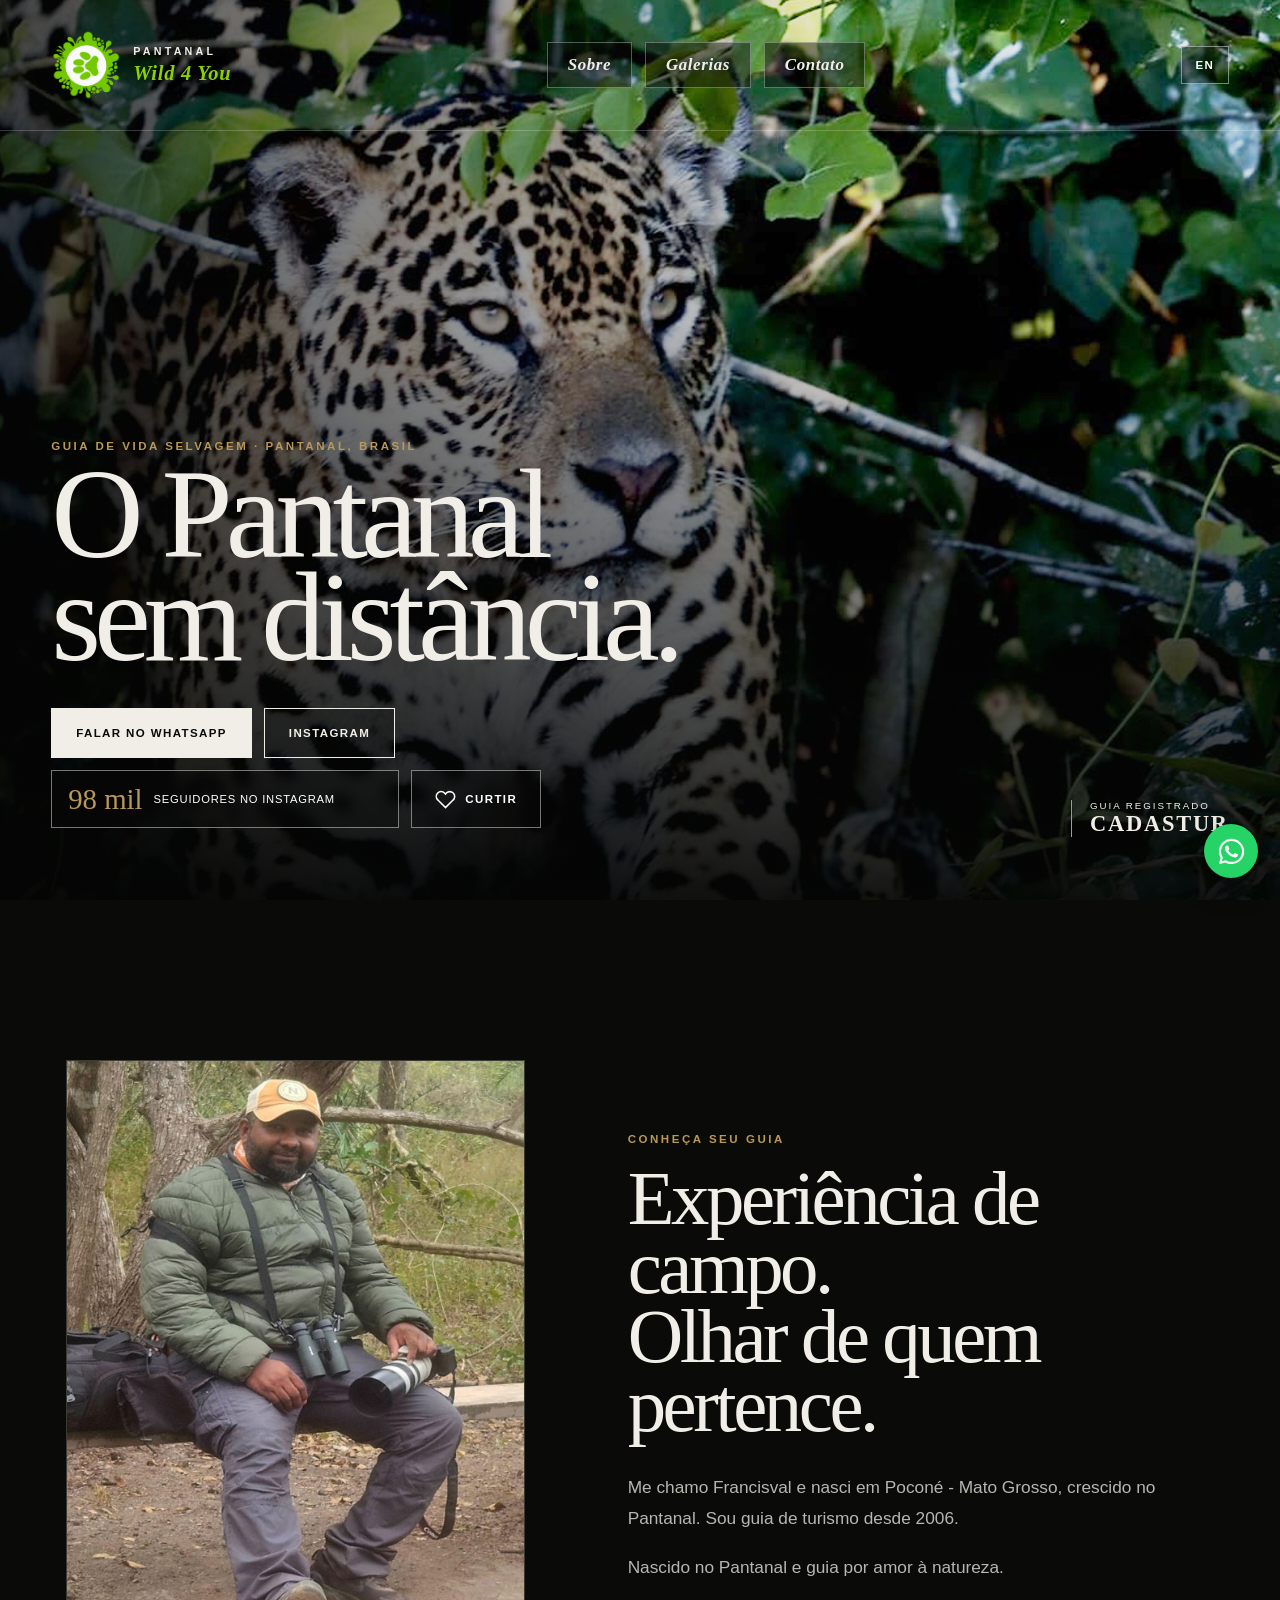
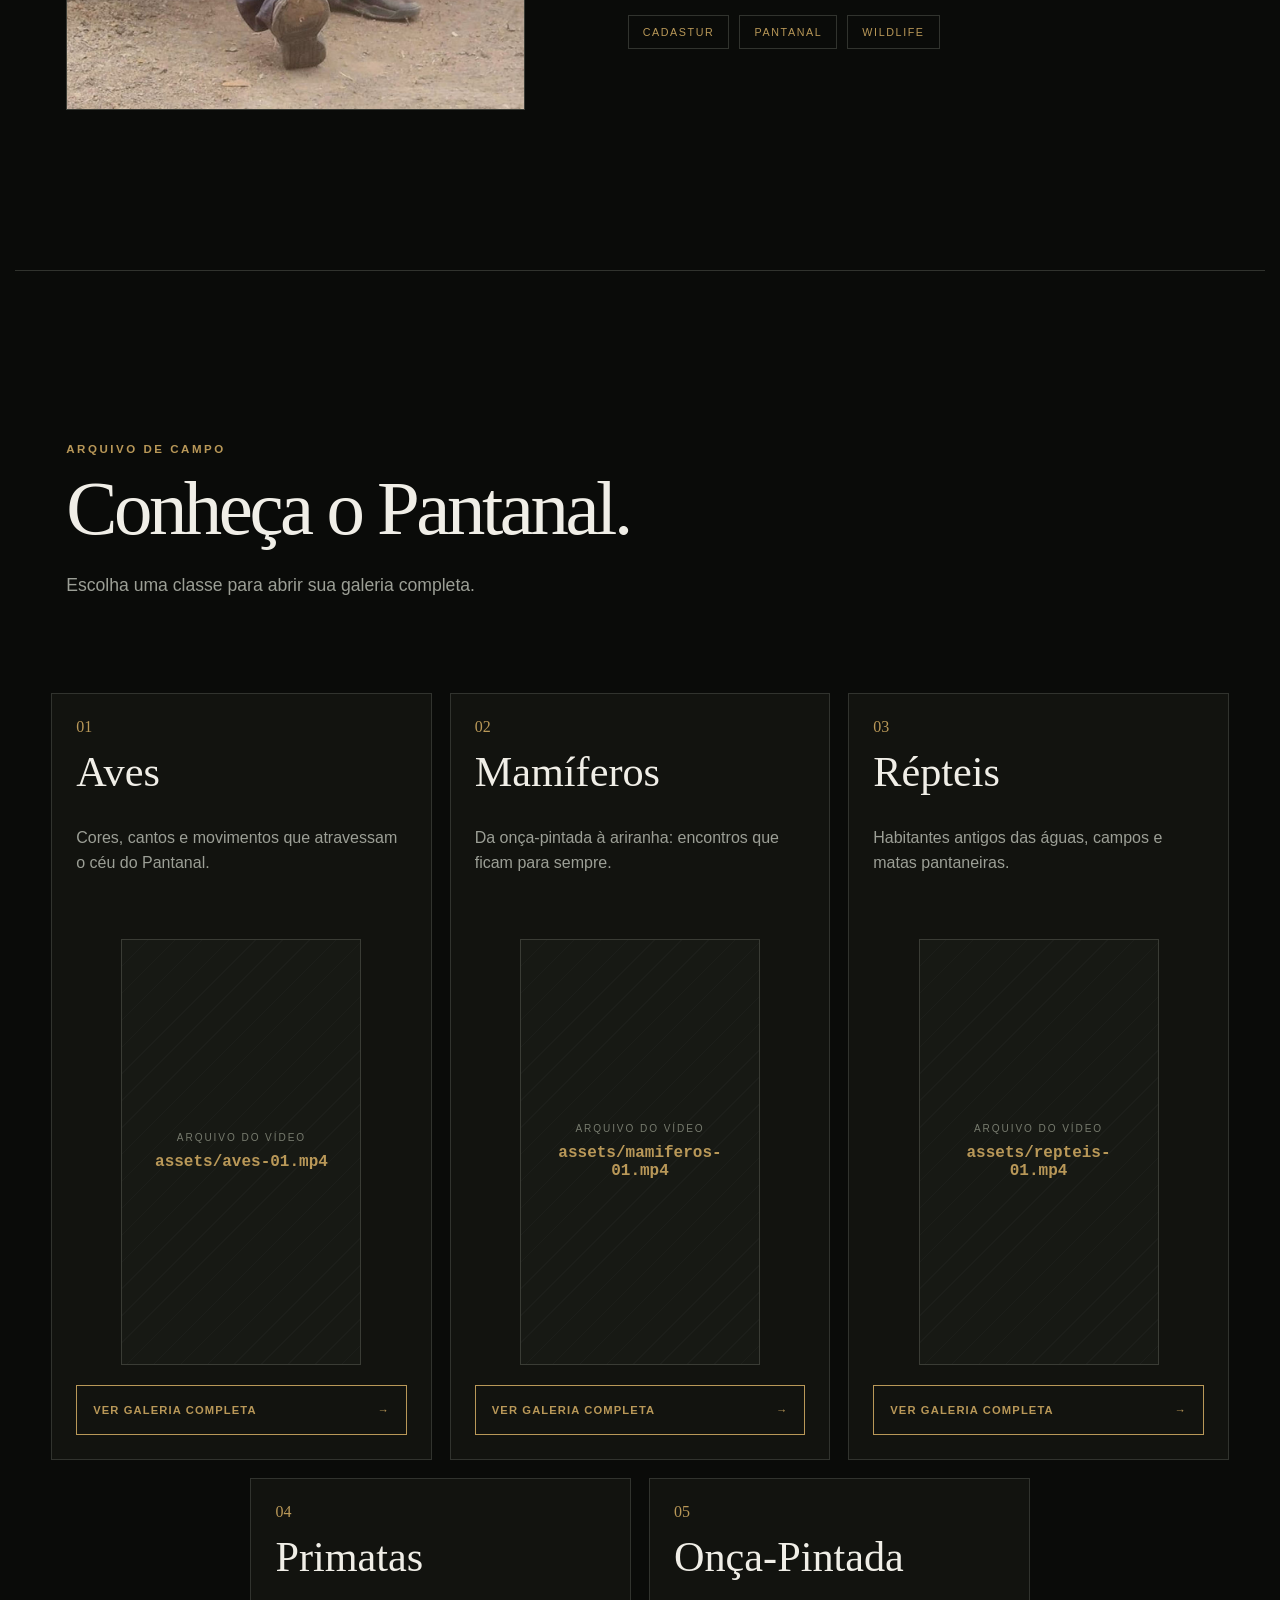
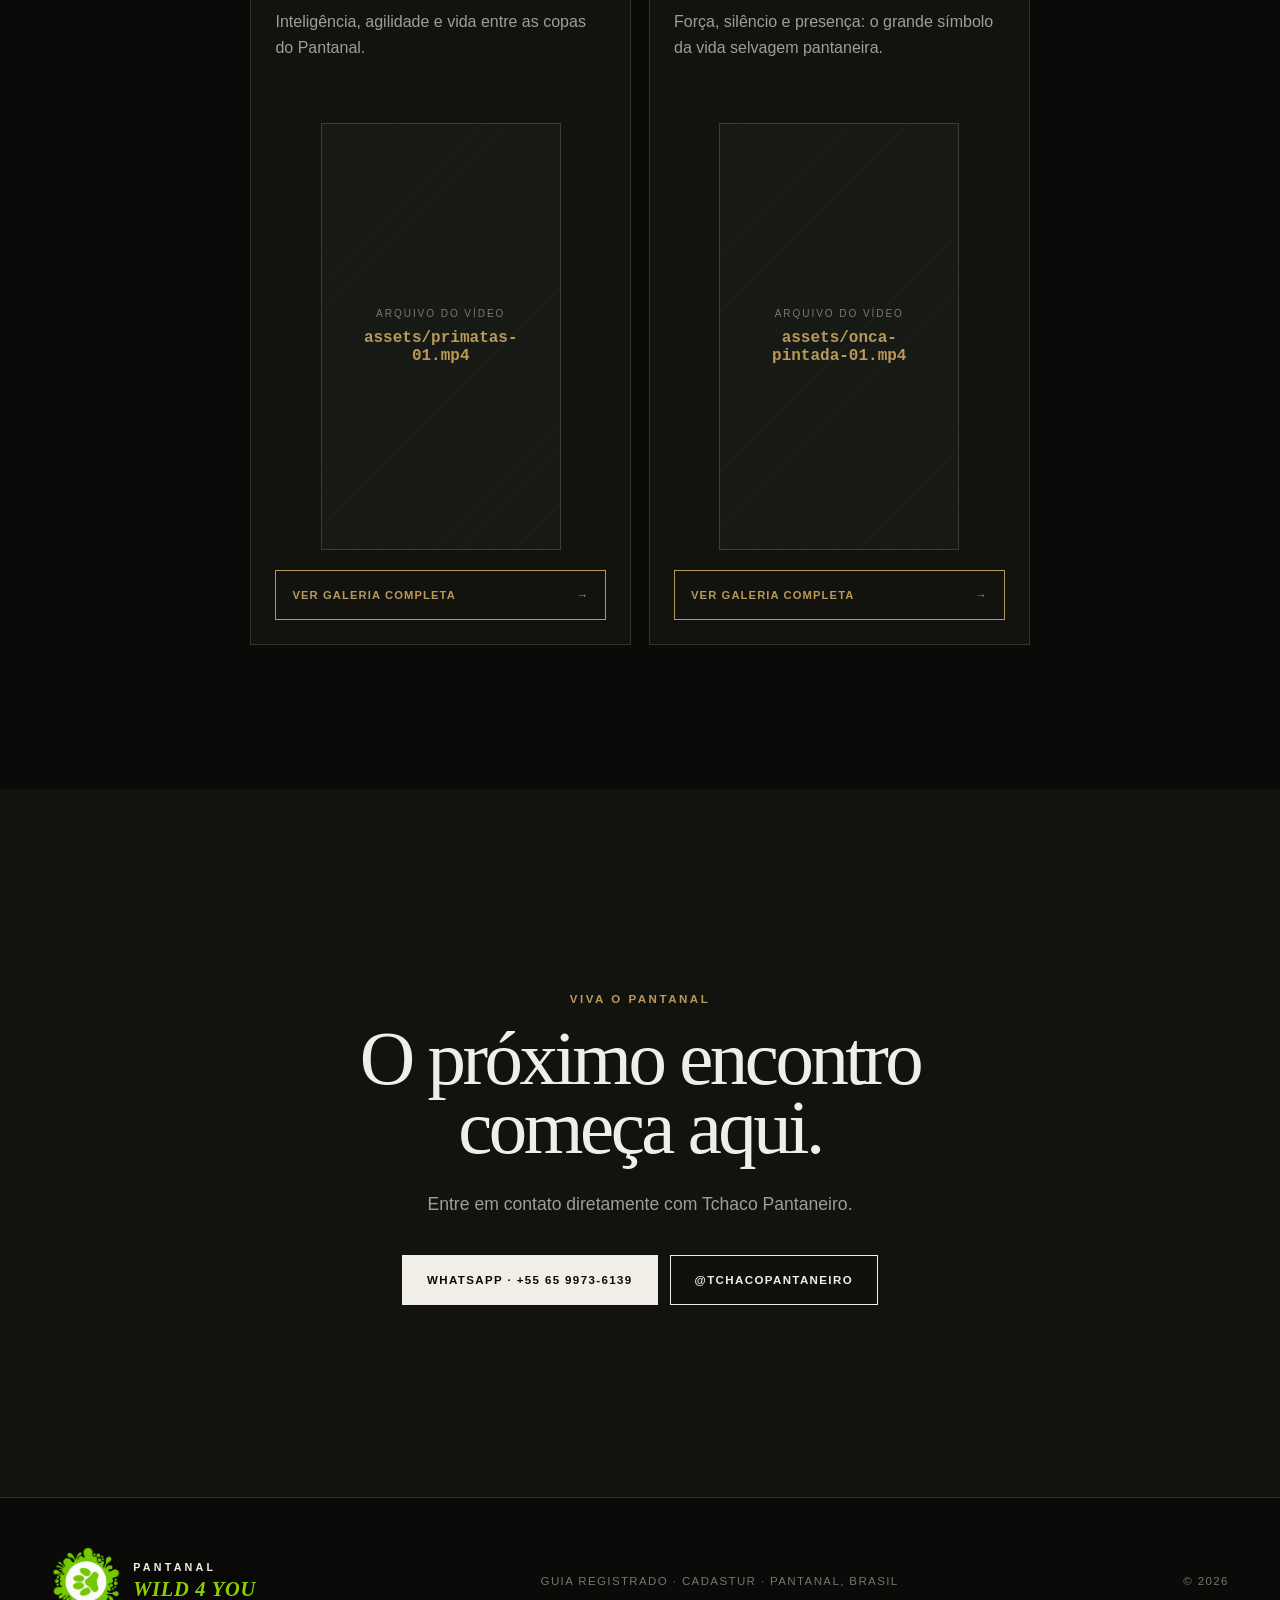
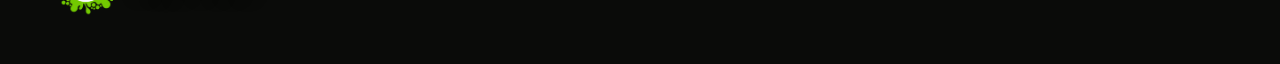
<file: index.html>
<!doctype html><html lang="pt-BR"><head><meta charset="UTF-8"><meta name="viewport" content="width=device-width,initial-scale=1"><title>Tchaco Pantaneiro | Guia de Vida Selvagem</title><meta name="description" content="Guia de turismo registrado no CADASTUR. Expedições e biodiversidade no Pantanal."><link rel="stylesheet" href="styles.css"></head><body><main>
<header class="hero" id="inicio"><figure class="image-slot hero-image"><div class="slot-copy"><span>ARQUIVO DA IMAGEM</span><strong>assets/capa-principal.jpg</strong></div><img src="assets/capa-principal.jpg" alt="Tchaco Pantaneiro no Pantanal" onload="this.parentElement.classList.add('has-image')" onerror="this.style.display='none'"></figure><div class="hero-shade"></div><nav class="topbar"><a class="brand brand-company" href="#inicio" aria-label="Pantanal Wild 4 You — Início"><img src="assets/logo-pantanal-wild-4-you.png" alt="" aria-hidden="true"><strong class="brand-company-name"><span>PANTANAL</span><em>Wild 4 You</em></strong></a><div class="navlinks"><a href="#sobre">Sobre</a><a href="#galerias">Galerias</a><a href="#contato">Contato</a></div></nav><div class="hero-copy"><p class="eyebrow">GUIA DE VIDA SELVAGEM · PANTANAL, BRASIL</p><h1>O Pantanal<br>sem distância.</h1><div class="hero-actions"><a class="button primary" href="https://wa.me/556599736139" target="_blank">Falar no WhatsApp</a><a class="button ghost" href="https://www.instagram.com/tchacopantaneiro" target="_blank">Instagram</a></div></div><div class="cadastur-badge"><span>GUIA REGISTRADO</span><strong>CADASTUR</strong></div></header>
<section class="about" id="sobre"><figure class="image-slot portrait"><div class="slot-copy"><span>ARQUIVO DA IMAGEM</span><strong>assets/foto-perfil.jpg</strong></div><img src="assets/foto-perfil.jpg" alt="Retrato de Tchaco Pantaneiro" onload="this.parentElement.classList.add('has-image')" onerror="this.style.display='none'"></figure><div class="about-copy"><p class="section-kicker">CONHEÇA SEU GUIA</p><h2>Experiência de campo.<br>Olhar de quem pertence.</h2><p>Me chamo Francisval e nasci em Poconé - Mato Grosso, crescido no Pantanal. Sou guia de turismo desde 2006.</p><p>Nascido no Pantanal e guia por amor à natureza.</p><div class="credentials"><span>CADASTUR</span><span>PANTANAL</span><span>WILDLIFE</span></div></div></section>
<section class="gallery-intro" id="galerias"><p class="section-kicker">ARQUIVO DE CAMPO</p><h2>Vida em todas<br>as suas formas.</h2><p>Galerias organizadas por grandes grupos da biodiversidade pantaneira.</p></section>
<div id="gallery-root"></div>
<section class="contact" id="contato"><p class="section-kicker">VIVA O PANTANAL</p><h2>O próximo encontro<br>começa aqui.</h2><p>Entre em contato diretamente com Tchaco Pantaneiro.</p><div class="contact-actions"><a class="button primary" href="https://wa.me/556599736139" target="_blank">WhatsApp · +55 65 9973-6139</a><a class="button ghost" href="https://www.instagram.com/tchacopantaneiro" target="_blank">@tchacopantaneiro</a></div></section>
<footer><a class="brand brand-company" href="#inicio" aria-label="Pantanal Wild 4 You — Início"><img src="assets/logo-pantanal-wild-4-you.png" alt="" aria-hidden="true"><strong class="brand-company-name"><span>PANTANAL</span><em>Wild 4 You</em></strong></a><p>Guia registrado · CADASTUR · Pantanal, Brasil</p><p>© 2026</p></footer><a class="floating-whatsapp" href="https://wa.me/556599736139" target="_blank" aria-label="Conversar pelo WhatsApp"><svg viewBox="0 0 448 512" aria-hidden="true"><path fill="currentColor" d="M380.9 97.1C339 55.1 283.2 32 223.9 32 101.5 32 2 131.9 2 254.3c0 39.1 10.2 77.3 29.6 111L.1 480l117.3-30.8c32.4 17.7 68.9 27 106 27h.1c122.3 0 224.1-99.8 224.1-222.2 0-59.3-25.2-115-67.1-157zm-157 341.6c-33.2 0-65.7-8.9-94-25.8l-6.7-4-69.8 18.3L72 359.2l-4.4-7c-18.5-29.4-28.2-63.4-28.2-98.2 0-101.7 82.8-184.5 184.6-184.5 49.3 0 95.6 19.2 130.4 54.1 34.8 34.9 56.2 81.2 56.1 130.5 0 101.8-84.9 184.6-186.6 184.6zm101.2-138.3c-5.5-2.8-32.8-16.1-37.9-18-5.1-1.9-8.8-2.8-12.5 2.8-3.7 5.6-14.3 18-17.6 21.8-3.2 3.7-6.5 4.2-12 1.4-32.6-16.3-54-29.1-75.6-66-5.7-9.8 5.7-9.1 16.3-30.3 1.8-3.7.9-6.9-.5-9.7-1.4-2.8-12.5-30.1-17.1-41.2-4.5-10.8-9.1-9.3-12.5-9.5-3.2-.2-6.9-.2-10.6-.2-3.7 0-9.7 1.4-14.8 6.9-5.1 5.6-19.4 19-19.4 46.3s19.9 53.7 22.6 57.4c2.8 3.7 39.1 59.7 94.8 83.8 35.2 15.2 49 16.5 66.6 13.9 10.7-1.6 32.8-13.4 37.4-26.4 4.6-13 4.6-24.1 3.2-26.4-1.3-2.5-5-3.9-10.5-6.6z"/></svg></a></main><script src="script.js"></script></body></html>
</file>
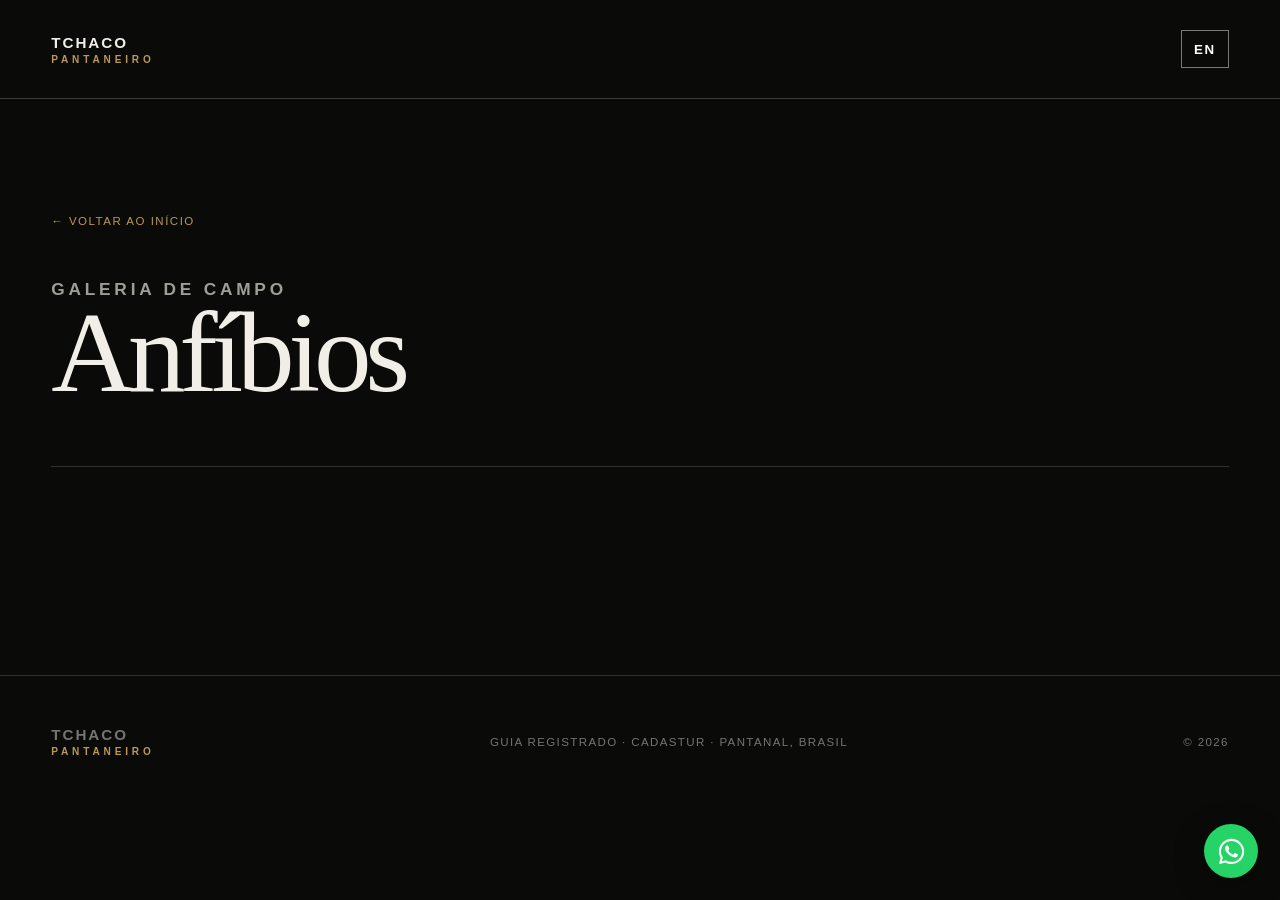
<file: anfibios/index.html>
<!doctype html><html lang="pt-BR"><head><meta charset="UTF-8"><meta name="viewport" content="width=device-width,initial-scale=1"><title>Anfíbios | Tchaco Pantaneiro</title><link rel="stylesheet" href="../styles.css"><link rel="stylesheet" href="../gallery-page.css"></head><body class="category-page" data-category="anfibios"><nav class="topbar category-topbar"><a class="brand" href="../">TCHACO<span>PANTANEIRO</span></a><button class="category-language" type="button">EN</button></nav><main class="category-main"><a class="back-link" href="../">← Voltar ao início</a><header class="category-header"><div><p class="section-kicker category-kicker">GALERIA DE CAMPO</p><h1 class="category-title">Anfíbios</h1></div><p class="category-description"></p></header><section class="detail-grid" aria-label="Galeria de fotografias"></section></main><footer class="category-footer"><a class="brand" href="../">TCHACO<span>PANTANEIRO</span></a><p class="footer-copy">Guia registrado · CADASTUR · Pantanal, Brasil</p><p>© 2026</p></footer><a class="floating-whatsapp" href="https://wa.me/556599736139" target="_blank" aria-label="Conversar pelo WhatsApp"><svg viewBox="0 0 448 512" width="29" height="29" aria-hidden="true"><path fill="#fff" d="M380.9 97.1C339 55.1 283.2 32 223.9 32 101.5 32 2 131.9 2 254.3c0 39.1 10.2 77.3 29.6 111L.1 480l117.3-30.8c32.4 17.7 68.9 27 106 27h.1c122.3 0 224.1-99.8 224.1-222.2 0-59.3-25.2-115-67.1-157zm-157 341.6c-33.2 0-65.7-8.9-94-25.8l-6.7-4-69.8 18.3L72 359.2l-4.4-7c-18.5-29.4-28.2-63.4-28.2-98.2 0-101.7 82.8-184.5 184.6-184.5 49.3 0 95.6 19.2 130.4 54.1 34.8 34.9 56.2 81.2 56.1 130.5 0 101.8-84.9 184.6-186.6 184.6zm101.2-138.3c-5.5-2.8-32.8-16.1-37.9-18-5.1-1.9-8.8-2.8-12.5 2.8-3.7 5.6-14.3 18-17.6 21.8-3.2 3.7-6.5 4.2-12 1.4-32.6-16.3-54-29.1-75.6-66-5.7-9.8 5.7-9.1 16.3-30.3 1.8-3.7.9-6.9-.5-9.7-1.4-2.8-12.5-30.1-17.1-41.2-4.5-10.8-9.1-9.3-12.5-9.5-3.2-.2-6.9-.2-10.6-.2-3.7 0-9.7 1.4-14.8 6.9-5.1 5.6-19.4 19-19.4 46.3s19.9 53.7 22.6 57.4c2.8 3.7 39.1 59.7 94.8 83.8 35.2 15.2 49 16.5 66.6 13.9 10.7-1.6 32.8-13.4 37.4-26.4 4.6-13 4.6-24.1 3.2-26.4-1.3-2.5-5-3.9-10.5-6.6z"/></svg></a><script src="../gallery-page.js"></script></body></html>
</file>
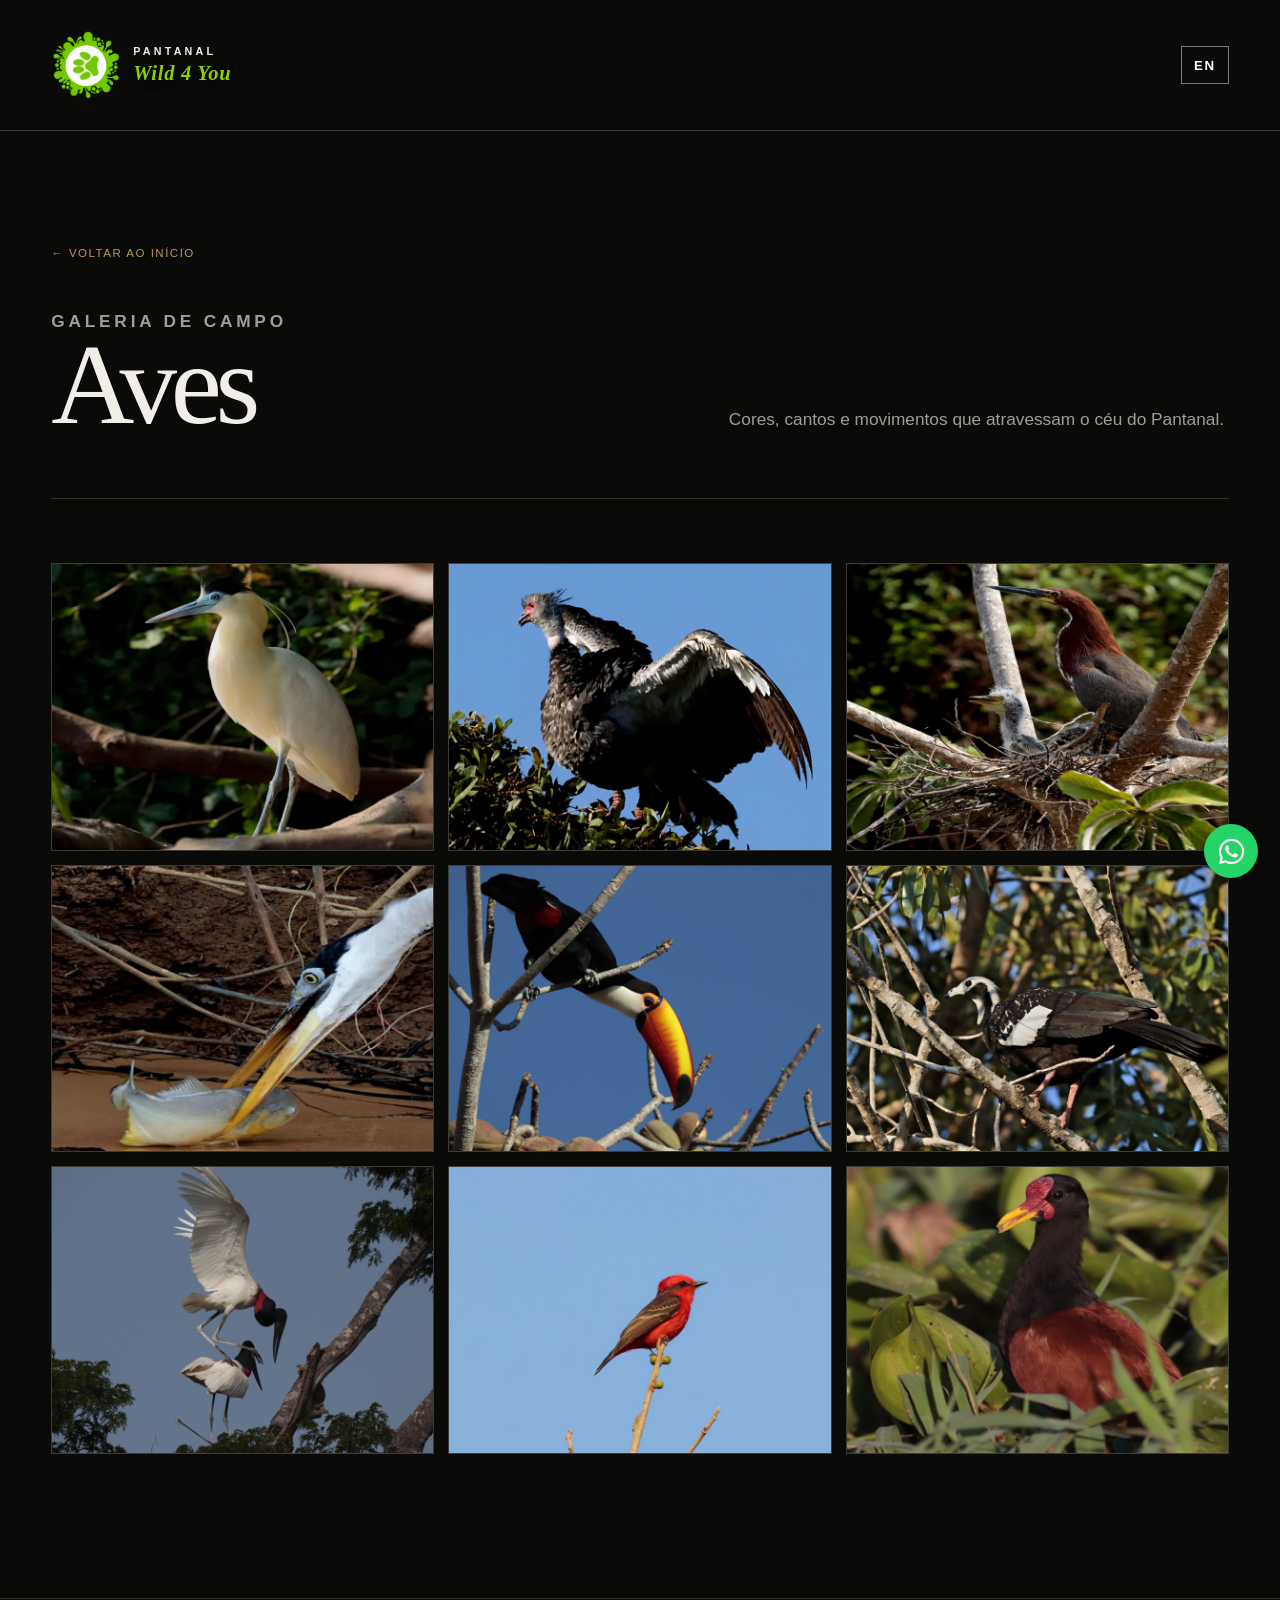
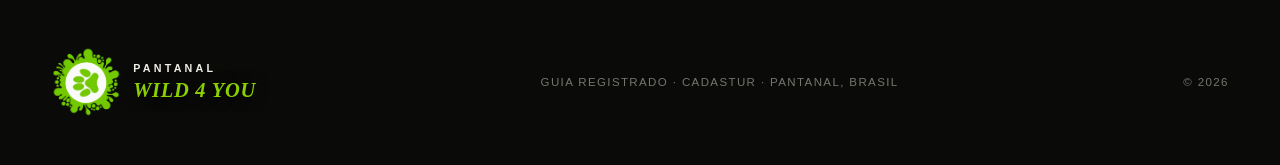
<file: aves/index.html>
<!doctype html><html lang="pt-BR"><head><meta charset="UTF-8"><meta name="viewport" content="width=device-width,initial-scale=1"><title>Aves | Tchaco Pantaneiro</title><link rel="stylesheet" href="../styles.css"><link rel="stylesheet" href="../gallery-page.css"></head><body class="category-page" data-category="aves"><nav class="topbar category-topbar"><a class="brand brand-company" href="../" aria-label="Pantanal Wild 4 You — Início"><img src="../assets/logo-pantanal-wild-4-you.png" alt="" aria-hidden="true"><strong class="brand-company-name"><span>PANTANAL</span><em>Wild 4 You</em></strong></a><button class="category-language" type="button">EN</button></nav><main class="category-main"><a class="back-link" href="../">← Voltar ao início</a><header class="category-header"><div><p class="section-kicker category-kicker">GALERIA DE CAMPO</p><h1 class="category-title">Aves</h1></div><p class="category-description"></p></header><section class="detail-grid" aria-label="Galeria de fotografias"></section></main><footer class="category-footer"><a class="brand brand-company" href="../" aria-label="Pantanal Wild 4 You — Início"><img src="../assets/logo-pantanal-wild-4-you.png" alt="" aria-hidden="true"><strong class="brand-company-name"><span>PANTANAL</span><em>Wild 4 You</em></strong></a><p class="footer-copy">Guia registrado · CADASTUR · Pantanal, Brasil</p><p>© 2026</p></footer><a class="floating-whatsapp" href="https://wa.me/556599736139" target="_blank" aria-label="Conversar pelo WhatsApp"><svg viewBox="0 0 448 512" width="29" height="29" aria-hidden="true"><path fill="#fff" d="M380.9 97.1C339 55.1 283.2 32 223.9 32 101.5 32 2 131.9 2 254.3c0 39.1 10.2 77.3 29.6 111L.1 480l117.3-30.8c32.4 17.7 68.9 27 106 27h.1c122.3 0 224.1-99.8 224.1-222.2 0-59.3-25.2-115-67.1-157zm-157 341.6c-33.2 0-65.7-8.9-94-25.8l-6.7-4-69.8 18.3L72 359.2l-4.4-7c-18.5-29.4-28.2-63.4-28.2-98.2 0-101.7 82.8-184.5 184.6-184.5 49.3 0 95.6 19.2 130.4 54.1 34.8 34.9 56.2 81.2 56.1 130.5 0 101.8-84.9 184.6-186.6 184.6zm101.2-138.3c-5.5-2.8-32.8-16.1-37.9-18-5.1-1.9-8.8-2.8-12.5 2.8-3.7 5.6-14.3 18-17.6 21.8-3.2 3.7-6.5 4.2-12 1.4-32.6-16.3-54-29.1-75.6-66-5.7-9.8 5.7-9.1 16.3-30.3 1.8-3.7.9-6.9-.5-9.7-1.4-2.8-12.5-30.1-17.1-41.2-4.5-10.8-9.1-9.3-12.5-9.5-3.2-.2-6.9-.2-10.6-.2-3.7 0-9.7 1.4-14.8 6.9-5.1 5.6-19.4 19-19.4 46.3s19.9 53.7 22.6 57.4c2.8 3.7 39.1 59.7 94.8 83.8 35.2 15.2 49 16.5 66.6 13.9 10.7-1.6 32.8-13.4 37.4-26.4 4.6-13 4.6-24.1 3.2-26.4-1.3-2.5-5-3.9-10.5-6.6z"/></svg></a><script src="../gallery-page.js"></script></body></html>
</file>
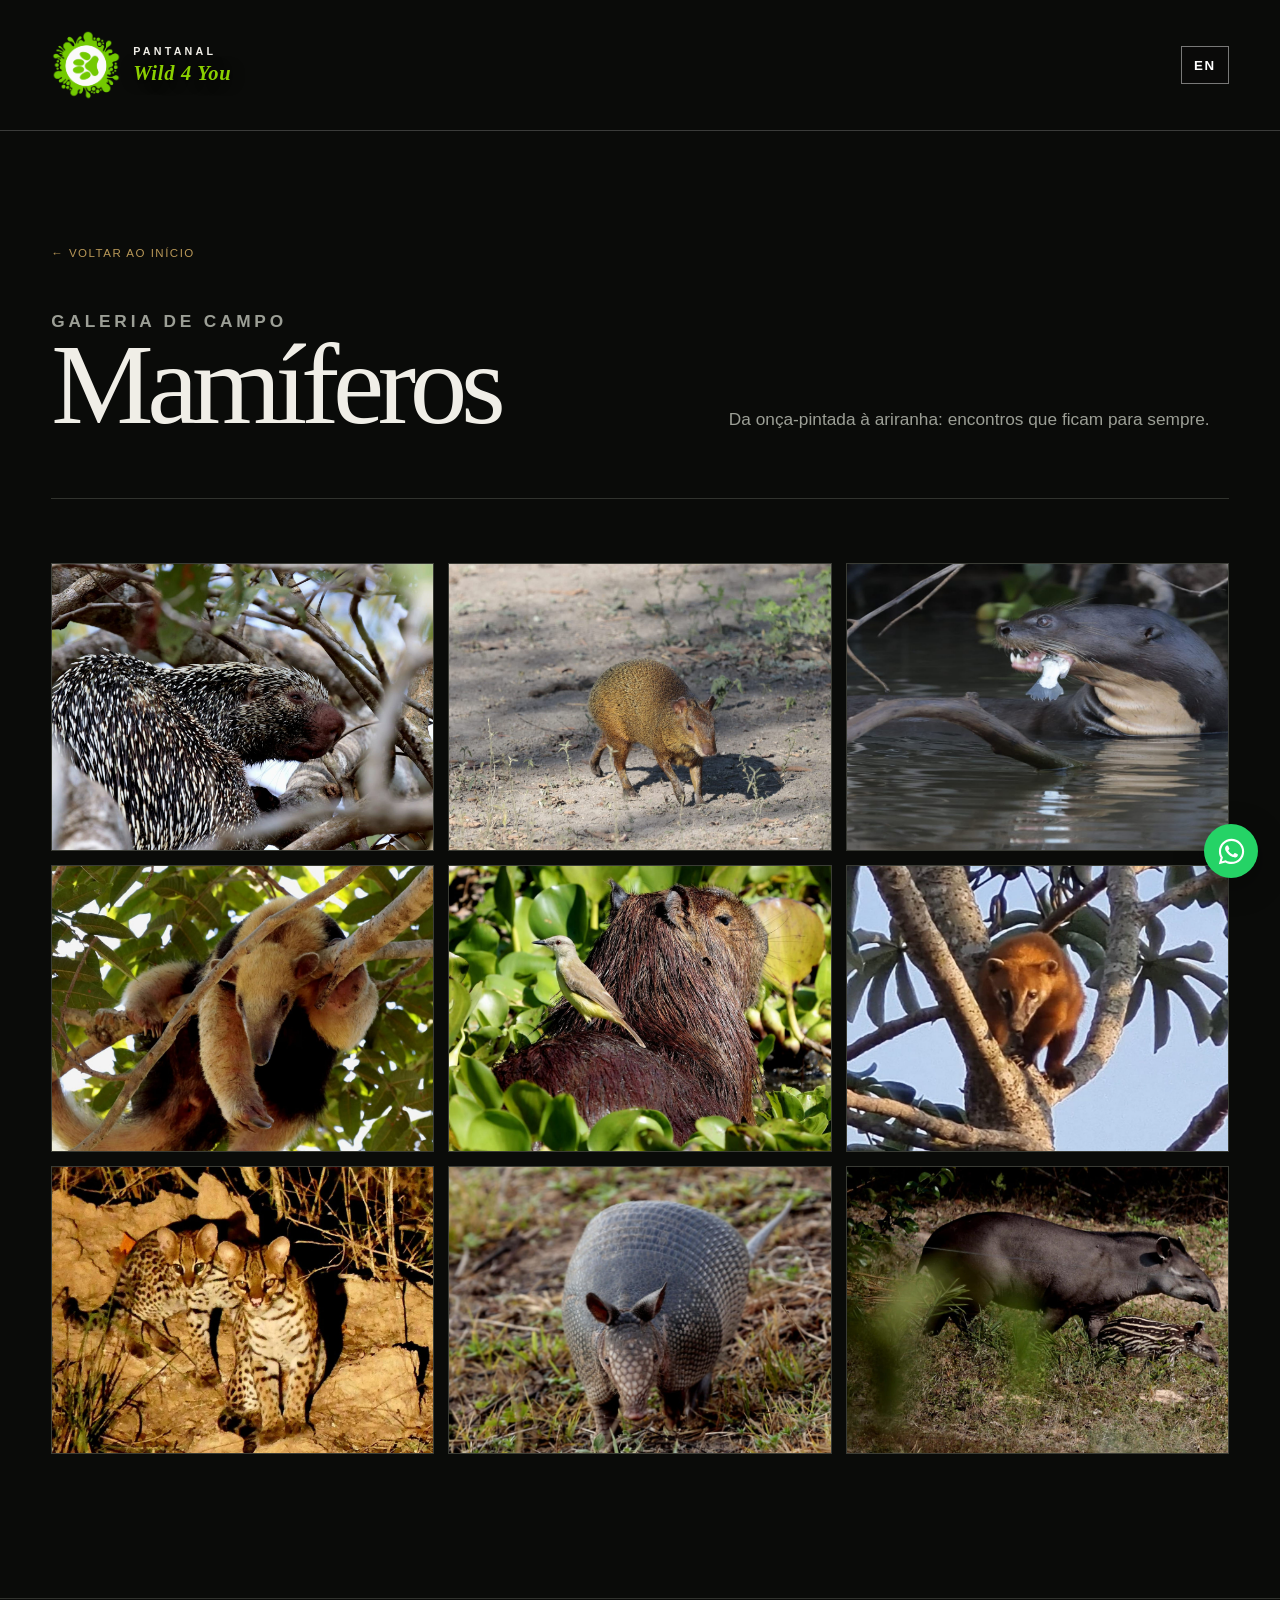
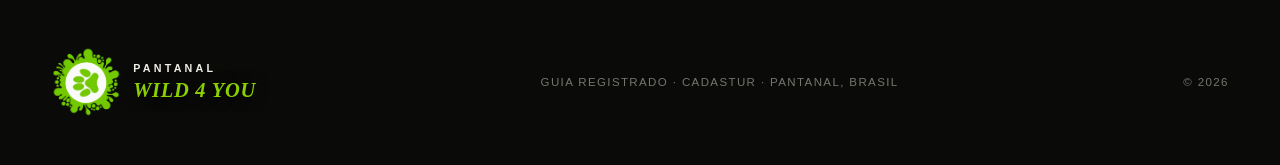
<file: mamiferos/index.html>
<!doctype html><html lang="pt-BR"><head><meta charset="UTF-8"><meta name="viewport" content="width=device-width,initial-scale=1"><title>Mamíferos | Tchaco Pantaneiro</title><link rel="stylesheet" href="../styles.css"><link rel="stylesheet" href="../gallery-page.css"></head><body class="category-page" data-category="mamiferos"><nav class="topbar category-topbar"><a class="brand brand-company" href="../" aria-label="Pantanal Wild 4 You — Início"><img src="../assets/logo-pantanal-wild-4-you.png" alt="" aria-hidden="true"><strong class="brand-company-name"><span>PANTANAL</span><em>Wild 4 You</em></strong></a><button class="category-language" type="button">EN</button></nav><main class="category-main"><a class="back-link" href="../">← Voltar ao início</a><header class="category-header"><div><p class="section-kicker category-kicker">GALERIA DE CAMPO</p><h1 class="category-title">Mamíferos</h1></div><p class="category-description"></p></header><section class="detail-grid" aria-label="Galeria de fotografias"></section></main><footer class="category-footer"><a class="brand brand-company" href="../" aria-label="Pantanal Wild 4 You — Início"><img src="../assets/logo-pantanal-wild-4-you.png" alt="" aria-hidden="true"><strong class="brand-company-name"><span>PANTANAL</span><em>Wild 4 You</em></strong></a><p class="footer-copy">Guia registrado · CADASTUR · Pantanal, Brasil</p><p>© 2026</p></footer><a class="floating-whatsapp" href="https://wa.me/556599736139" target="_blank" aria-label="Conversar pelo WhatsApp"><svg viewBox="0 0 448 512" width="29" height="29" aria-hidden="true"><path fill="#fff" d="M380.9 97.1C339 55.1 283.2 32 223.9 32 101.5 32 2 131.9 2 254.3c0 39.1 10.2 77.3 29.6 111L.1 480l117.3-30.8c32.4 17.7 68.9 27 106 27h.1c122.3 0 224.1-99.8 224.1-222.2 0-59.3-25.2-115-67.1-157zm-157 341.6c-33.2 0-65.7-8.9-94-25.8l-6.7-4-69.8 18.3L72 359.2l-4.4-7c-18.5-29.4-28.2-63.4-28.2-98.2 0-101.7 82.8-184.5 184.6-184.5 49.3 0 95.6 19.2 130.4 54.1 34.8 34.9 56.2 81.2 56.1 130.5 0 101.8-84.9 184.6-186.6 184.6zm101.2-138.3c-5.5-2.8-32.8-16.1-37.9-18-5.1-1.9-8.8-2.8-12.5 2.8-3.7 5.6-14.3 18-17.6 21.8-3.2 3.7-6.5 4.2-12 1.4-32.6-16.3-54-29.1-75.6-66-5.7-9.8 5.7-9.1 16.3-30.3 1.8-3.7.9-6.9-.5-9.7-1.4-2.8-12.5-30.1-17.1-41.2-4.5-10.8-9.1-9.3-12.5-9.5-3.2-.2-6.9-.2-10.6-.2-3.7 0-9.7 1.4-14.8 6.9-5.1 5.6-19.4 19-19.4 46.3s19.9 53.7 22.6 57.4c2.8 3.7 39.1 59.7 94.8 83.8 35.2 15.2 49 16.5 66.6 13.9 10.7-1.6 32.8-13.4 37.4-26.4 4.6-13 4.6-24.1 3.2-26.4-1.3-2.5-5-3.9-10.5-6.6z"/></svg></a><script src="../gallery-page.js"></script></body></html>
</file>
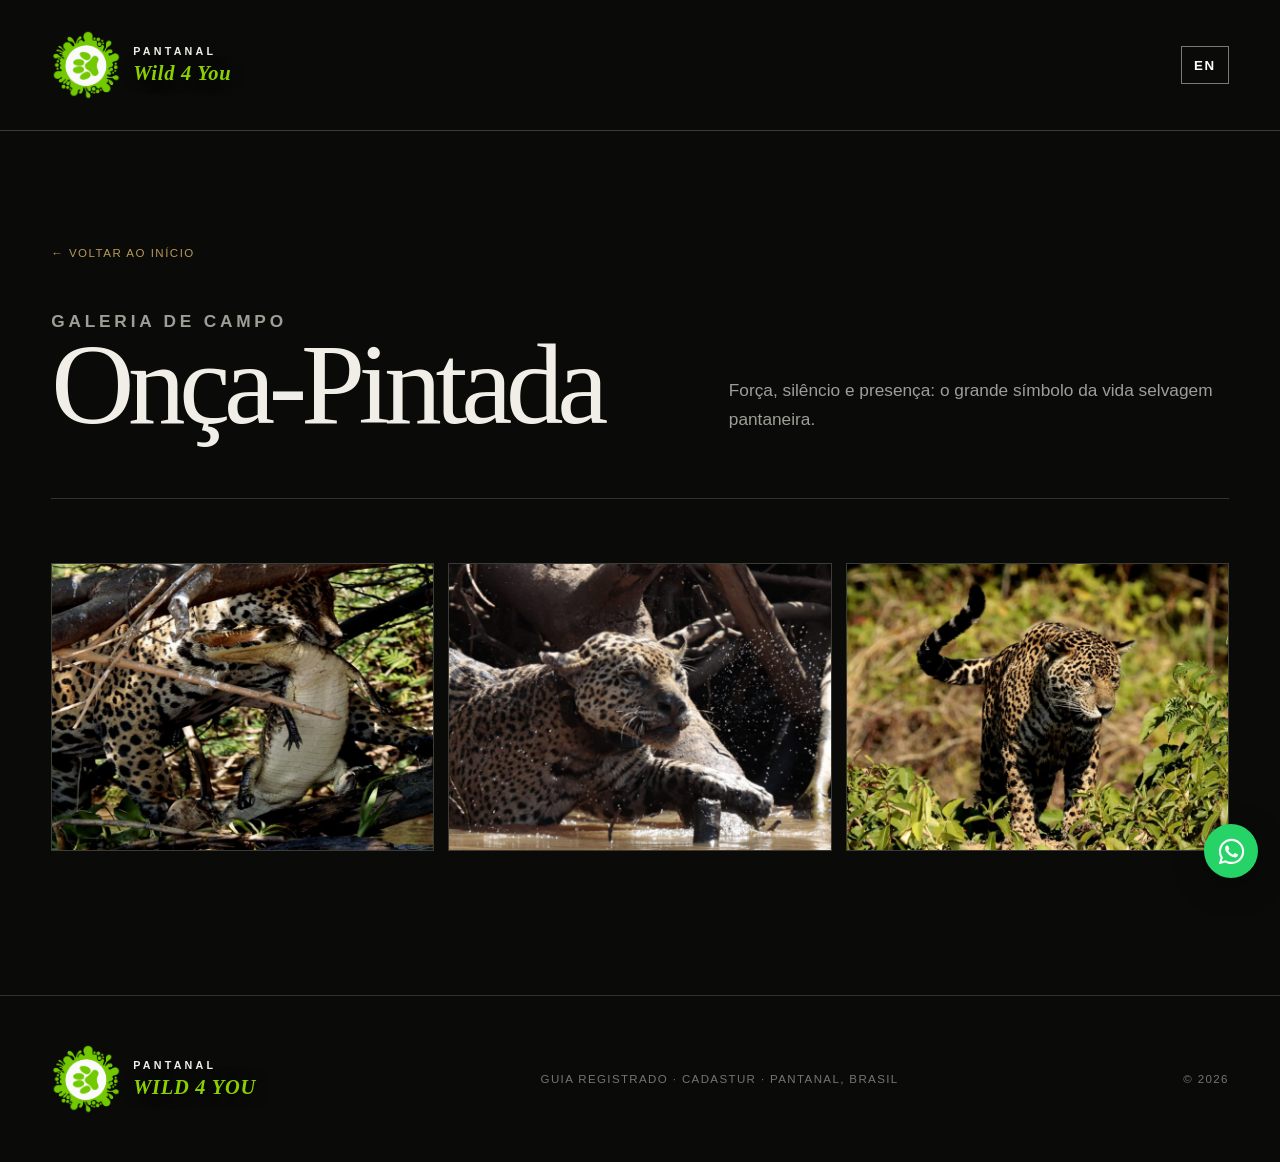
<file: onca-pintada/index.html>
<!doctype html>
<html lang="pt-BR">
<head>
  <meta charset="UTF-8">
  <meta name="viewport" content="width=device-width,initial-scale=1">
  <title>Onça-Pintada | Tchaco Pantaneiro</title>
  <link rel="stylesheet" href="../styles.css">
  <link rel="stylesheet" href="../gallery-page.css">
</head>
<body class="category-page" data-category="onca-pintada">
  <nav class="topbar category-topbar">
    <a class="brand brand-company" href="../" aria-label="Pantanal Wild 4 You — Início"><img src="../assets/logo-pantanal-wild-4-you.png" alt="" aria-hidden="true"><strong class="brand-company-name"><span>PANTANAL</span><em>Wild 4 You</em></strong></a>
    <button class="category-language" type="button">EN</button>
  </nav>

  <main class="category-main">
    <a class="back-link" href="../">← Voltar ao início</a>
    <header class="category-header">
      <div>
        <p class="section-kicker category-kicker">GALERIA DE CAMPO</p>
        <h1 class="category-title">Onça-Pintada</h1>
      </div>
      <p class="category-description"></p>
    </header>
    <section class="detail-grid" aria-label="Galeria de fotografias"></section>
  </main>

  <footer class="category-footer">
    <a class="brand brand-company" href="../" aria-label="Pantanal Wild 4 You — Início"><img src="../assets/logo-pantanal-wild-4-you.png" alt="" aria-hidden="true"><strong class="brand-company-name"><span>PANTANAL</span><em>Wild 4 You</em></strong></a>
    <p class="footer-copy">Guia registrado · CADASTUR · Pantanal, Brasil</p>
    <p>© 2026</p>
  </footer>

  <a class="floating-whatsapp" href="https://wa.me/556599736139" target="_blank" aria-label="Conversar pelo WhatsApp">
    <svg viewBox="0 0 448 512" width="29" height="29" aria-hidden="true">
      <path fill="#fff" d="M380.9 97.1C339 55.1 283.2 32 223.9 32 101.5 32 2 131.9 2 254.3c0 39.1 10.2 77.3 29.6 111L.1 480l117.3-30.8c32.4 17.7 68.9 27 106 27h.1c122.3 0 224.1-99.8 224.1-222.2 0-59.3-25.2-115-67.1-157zm-157 341.6c-33.2 0-65.7-8.9-94-25.8l-6.7-4-69.8 18.3L72 359.2l-4.4-7c-18.5-29.4-28.2-63.4-28.2-98.2 0-101.7 82.8-184.5 184.6-184.5 49.3 0 95.6 19.2 130.4 54.1 34.8 34.9 56.2 81.2 56.1 130.5 0 101.8-84.9 184.6-186.6 184.6zm101.2-138.3c-5.5-2.8-32.8-16.1-37.9-18-5.1-1.9-8.8-2.8-12.5 2.8-3.7 5.6-14.3 18-17.6 21.8-3.2 3.7-6.5 4.2-12 1.4-32.6-16.3-54-29.1-75.6-66-5.7-9.8 5.7-9.1 16.3-30.3 1.8-3.7.9-6.9-.5-9.7-1.4-2.8-12.5-30.1-17.1-41.2-4.5-10.8-9.1-9.3-12.5-9.5-3.2-.2-6.9-.2-10.6-.2-3.7 0-9.7 1.4-14.8 6.9-5.1 5.6-19.4 19-19.4 46.3s19.9 53.7 22.6 57.4c2.8 3.7 39.1 59.7 94.8 83.8 35.2 15.2 49 16.5 66.6 13.9 10.7-1.6 32.8-13.4 37.4-26.4 4.6-13 4.6-24.1 3.2-26.4-1.3-2.5-5-3.9-10.5-6.6z"/>
    </svg>
  </a>

  <script src="../gallery-page.js"></script>
</body>
</html>
</file>
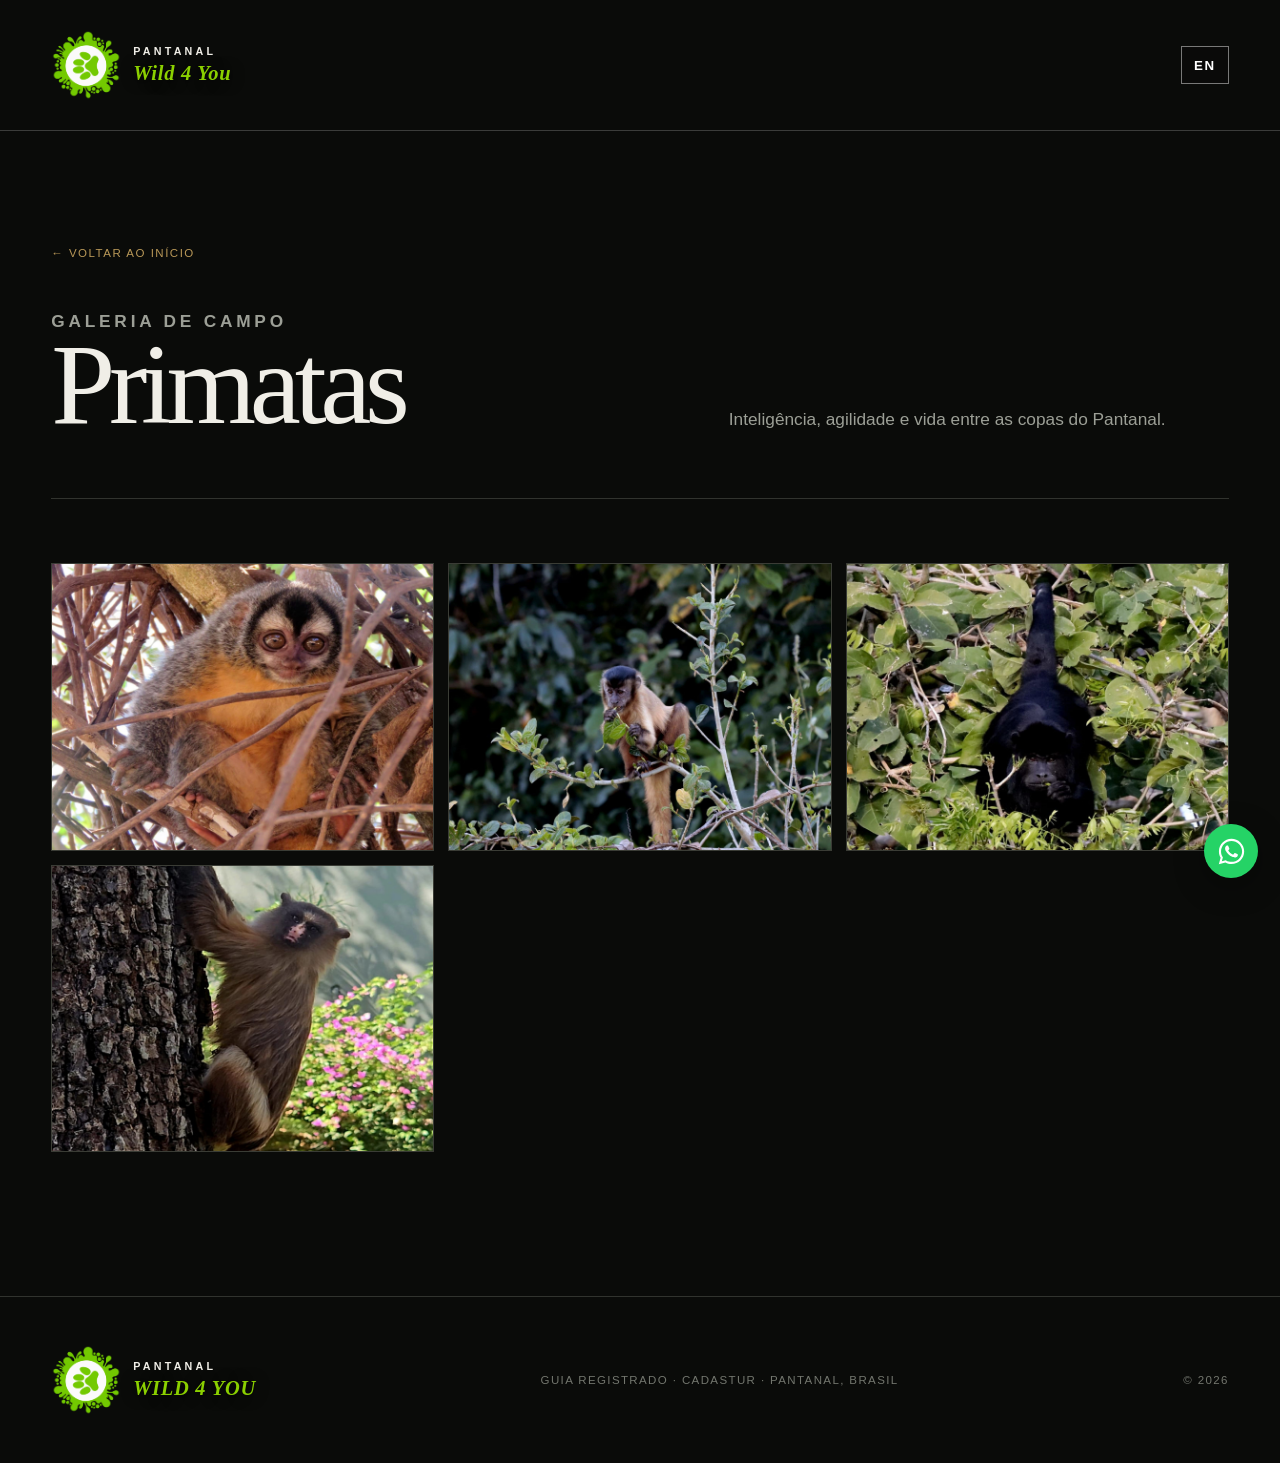
<file: primatas/index.html>
<!doctype html>
<html lang="pt-BR">
<head>
  <meta charset="UTF-8">
  <meta name="viewport" content="width=device-width,initial-scale=1">
  <title>Primatas | Tchaco Pantaneiro</title>
  <link rel="stylesheet" href="../styles.css">
  <link rel="stylesheet" href="../gallery-page.css">
</head>
<body class="category-page" data-category="primatas">
  <nav class="topbar category-topbar">
    <a class="brand brand-company" href="../" aria-label="Pantanal Wild 4 You — Início"><img src="../assets/logo-pantanal-wild-4-you.png" alt="" aria-hidden="true"><strong class="brand-company-name"><span>PANTANAL</span><em>Wild 4 You</em></strong></a>
    <button class="category-language" type="button">EN</button>
  </nav>

  <main class="category-main">
    <a class="back-link" href="../">← Voltar ao início</a>
    <header class="category-header">
      <div>
        <p class="section-kicker category-kicker">GALERIA DE CAMPO</p>
        <h1 class="category-title">Primatas</h1>
      </div>
      <p class="category-description"></p>
    </header>
    <section class="detail-grid" aria-label="Galeria de fotografias"></section>
  </main>

  <footer class="category-footer">
    <a class="brand brand-company" href="../" aria-label="Pantanal Wild 4 You — Início"><img src="../assets/logo-pantanal-wild-4-you.png" alt="" aria-hidden="true"><strong class="brand-company-name"><span>PANTANAL</span><em>Wild 4 You</em></strong></a>
    <p class="footer-copy">Guia registrado · CADASTUR · Pantanal, Brasil</p>
    <p>© 2026</p>
  </footer>

  <a class="floating-whatsapp" href="https://wa.me/556599736139" target="_blank" aria-label="Conversar pelo WhatsApp">
    <svg viewBox="0 0 448 512" width="29" height="29" aria-hidden="true">
      <path fill="#fff" d="M380.9 97.1C339 55.1 283.2 32 223.9 32 101.5 32 2 131.9 2 254.3c0 39.1 10.2 77.3 29.6 111L.1 480l117.3-30.8c32.4 17.7 68.9 27 106 27h.1c122.3 0 224.1-99.8 224.1-222.2 0-59.3-25.2-115-67.1-157zm-157 341.6c-33.2 0-65.7-8.9-94-25.8l-6.7-4-69.8 18.3L72 359.2l-4.4-7c-18.5-29.4-28.2-63.4-28.2-98.2 0-101.7 82.8-184.5 184.6-184.5 49.3 0 95.6 19.2 130.4 54.1 34.8 34.9 56.2 81.2 56.1 130.5 0 101.8-84.9 184.6-186.6 184.6zm101.2-138.3c-5.5-2.8-32.8-16.1-37.9-18-5.1-1.9-8.8-2.8-12.5 2.8-3.7 5.6-14.3 18-17.6 21.8-3.2 3.7-6.5 4.2-12 1.4-32.6-16.3-54-29.1-75.6-66-5.7-9.8 5.7-9.1 16.3-30.3 1.8-3.7.9-6.9-.5-9.7-1.4-2.8-12.5-30.1-17.1-41.2-4.5-10.8-9.1-9.3-12.5-9.5-3.2-.2-6.9-.2-10.6-.2-3.7 0-9.7 1.4-14.8 6.9-5.1 5.6-19.4 19-19.4 46.3s19.9 53.7 22.6 57.4c2.8 3.7 39.1 59.7 94.8 83.8 35.2 15.2 49 16.5 66.6 13.9 10.7-1.6 32.8-13.4 37.4-26.4 4.6-13 4.6-24.1 3.2-26.4-1.3-2.5-5-3.9-10.5-6.6z"/>
    </svg>
  </a>

  <script src="../gallery-page.js"></script>
</body>
</html>
</file>
<file: styles.css>
:root{--ink:#0a0b09;--paper:#f0eee7;--gold:#b99858;--line:#31332e}*{box-sizing:border-box}html{scroll-behavior:smooth}body{margin:0;background:var(--ink);color:var(--paper);font-family:Arial,Helvetica,sans-serif}a{color:inherit;text-decoration:none}.hero{position:relative;min-height:100svh;overflow:hidden;display:flex;align-items:flex-end}.hero-image{position:absolute!important;inset:0;width:100%;height:100%;border:0!important}.hero-image .slot-copy{padding-bottom:28vh}.hero-shade{position:absolute;inset:0;pointer-events:none;background:linear-gradient(180deg,rgba(4,5,4,.08),rgba(4,5,4,.15) 35%,rgba(4,5,4,.94)),linear-gradient(90deg,rgba(4,5,4,.7),transparent 65%)}.topbar{position:absolute;z-index:4;top:0;left:0;right:0;display:flex;justify-content:space-between;align-items:center;padding:30px 4vw;border-bottom:1px solid #ffffff33}.brand{font-weight:800;letter-spacing:.13em;font-size:.95rem}.brand span{display:block;color:var(--gold);font-size:.63rem;letter-spacing:.38em;margin-top:3px}.brand-company{display:inline-flex;align-items:center;gap:12px;line-height:1;flex:none}.brand-company img{width:70px;height:70px;object-fit:contain;flex:none}.brand-company-name{display:flex;flex-direction:column;align-items:flex-start;white-space:nowrap}.brand-company-name span{display:block;color:var(--paper);font-family:Arial,Helvetica,sans-serif;font-size:.67rem;line-height:1;font-weight:800;letter-spacing:.3em;margin:0 0 6px}.brand-company-name em{display:block;color:#8bd000;font-family:Georgia,"Times New Roman",serif;font-size:1.28rem;line-height:1;font-weight:700;font-style:italic;letter-spacing:.035em;text-shadow:0 1px 14px #000}.navlinks{display:flex;gap:2rem;text-transform:uppercase;letter-spacing:.13em;font-size:.75rem}.navlinks a:hover{color:var(--gold)}.hero-copy{position:relative;z-index:3;width:100%;padding:10vh 4vw 8vh}.eyebrow,.section-kicker{color:var(--gold);font-weight:700;letter-spacing:.22em;font-size:.72rem;text-transform:uppercase}h1,h2{font-family:Georgia,'Times New Roman',serif;font-weight:400;margin:0}h1{font-size:clamp(4rem,10vw,9rem);line-height:.8;letter-spacing:-.055em;max-width:900px}.hero-actions,.contact-actions{display:flex;gap:12px;margin-top:2.5rem;flex-wrap:wrap}.button{display:inline-flex;min-height:50px;padding:0 24px;align-items:center;justify-content:center;border:1px solid var(--paper);text-transform:uppercase;letter-spacing:.12em;font-size:.72rem;font-weight:700;transition:.25s}.button.primary{background:var(--paper);color:var(--ink)}.button.ghost{background:#0a0b0940}.button:hover{background:var(--gold);border-color:var(--gold);color:var(--ink)}.cadastur-badge{position:absolute;z-index:3;right:4vw;bottom:7vh;border-left:1px solid var(--gold);padding-left:18px}.cadastur-badge span{display:block;font-size:.61rem;letter-spacing:.2em}.cadastur-badge strong{font-family:Georgia,serif;font-size:1.4rem;letter-spacing:.08em}.image-slot{position:relative;margin:0;overflow:hidden;background:#171914;border:1px solid #3a3c35;min-height:250px}.image-slot img{position:absolute;inset:0;width:100%;height:100%;object-fit:cover;opacity:0;transition:opacity .45s,transform .7s}.image-slot.has-image img{opacity:1}.image-slot:hover img{transform:scale(1.025)}.slot-copy{position:absolute;inset:0;display:flex;flex-direction:column;align-items:center;justify-content:center;gap:10px;text-align:center;padding:24px;background:repeating-linear-gradient(135deg,transparent 0 18px,#ffffff06 18px 19px)}.slot-copy span{color:#777b6e;letter-spacing:.19em;font-size:.63rem}.slot-copy strong{color:var(--gold);font-family:ui-monospace,monospace;font-size:clamp(.8rem,1.4vw,1rem)}.about{display:grid;grid-template-columns:minmax(280px,40%) 1fr;gap:clamp(3rem,8vw,9rem);align-items:center;max-width:1250px;padding:10rem 4vw;margin:auto}.portrait{min-height:650px}.about-copy h2,.gallery-intro h2,.contact h2{font-size:clamp(3rem,6vw,6.8rem);line-height:.9;letter-spacing:-.045em;margin:1.2rem 0 2rem}.about-copy>p:not(.section-kicker){max-width:620px;color:#b6b7b0;font-size:1.08rem;line-height:1.8}.credentials{display:flex;flex-wrap:wrap;gap:10px;margin-top:2rem}.credentials span{border:1px solid var(--line);padding:10px 14px;font-size:.67rem;letter-spacing:.15em;color:var(--gold)}.gallery-intro{padding:10rem 4vw 5rem;max-width:1250px;margin:auto;border-top:1px solid var(--line)}.gallery-intro>p:last-child{color:#9c9f96;font-size:1.1rem}.gallery{padding:7rem 4vw;border-top:1px solid var(--line)}.gallery-heading{max-width:1250px;margin:0 auto 3rem;display:grid;grid-template-columns:70px minmax(280px,1fr) minmax(240px,420px);align-items:end;gap:1.5rem}.gallery-number{color:var(--gold);font-family:Georgia,serif;font-size:1.2rem}.gallery-heading>div>p{margin:0 0 5px;color:#7f8279;font-size:.72rem;letter-spacing:.2em;text-transform:uppercase}.gallery-heading h2{font-size:clamp(2.7rem,5vw,5.5rem);line-height:.95}.gallery-intro-copy{color:#9c9f96;line-height:1.7;margin:0}.gallery-grid{max-width:1400px;margin:auto;display:grid;grid-template-columns:repeat(12,1fr);grid-auto-rows:220px;gap:12px}.photo-1{grid-column:span 7;grid-row:span 2}.photo-2{grid-column:span 5}.photo-3{grid-column:span 5}.photo-4{grid-column:span 12;grid-row:span 2}.layout-1 .photo-1{grid-column:span 5}.layout-1 .photo-2,.layout-1 .photo-3{grid-column:span 7}.layout-2 .photo-1{grid-column:span 12}.layout-2 .photo-2{grid-column:span 4;grid-row:span 2}.layout-2 .photo-3{grid-column:span 8}.layout-2 .photo-4{grid-column:span 8;grid-row:span 1}.contact{padding:12rem 4vw;text-align:center;background:#12130f}.contact p:not(.section-kicker){color:#9c9f96;font-size:1.1rem}.contact-actions{justify-content:center}footer{padding:3rem 4vw;border-top:1px solid var(--line);display:flex;align-items:center;justify-content:space-between;gap:2rem;color:#73766e;font-size:.72rem;text-transform:uppercase;letter-spacing:.12em}.floating-whatsapp{position:fixed;z-index:10;right:22px;bottom:22px;width:54px;height:54px;border-radius:50%;display:flex;align-items:center;justify-content:center;background:#25d366;color:#07140b;font-weight:900;box-shadow:0 8px 30px #00000059}@media(max-width:800px){.navlinks{display:none}.hero-copy{padding-bottom:9rem}.cadastur-badge{left:4vw;right:auto;bottom:3rem}.about{grid-template-columns:1fr;padding-top:6rem}.portrait{min-height:520px}.gallery-heading{grid-template-columns:45px 1fr}.gallery-intro-copy{grid-column:2}.gallery-grid{grid-template-columns:1fr;grid-auto-rows:280px}.gallery-grid .photo{grid-column:1;grid-row:auto}.gallery-grid .photo-1,.gallery-grid .photo-4{min-height:420px}footer{flex-direction:column;align-items:flex-start}}@media(max-width:480px){.brand-company{gap:9px}.brand-company img{width:60px;height:60px}.brand-company-name span{font-size:.57rem;letter-spacing:.24em;margin-bottom:5px}.brand-company-name em{font-size:1.08rem}h1{font-size:3.8rem}.hero-actions .button,.contact-actions .button{width:100%}.about,.gallery,.gallery-intro{padding-left:20px;padding-right:20px}.topbar,.hero-copy{padding-left:20px;padding-right:20px}.gallery-heading{grid-template-columns:1fr}.gallery-number,.gallery-intro-copy{grid-column:1}.portrait{min-height:440px}}@media(prefers-reduced-motion:reduce){html{scroll-behavior:auto}*{transition:none!important}}
.navlinks{gap:.8rem;text-transform:none;letter-spacing:normal;font-size:1rem}.navlinks a{display:inline-flex;align-items:center;justify-content:center;min-height:46px;padding:0 20px;border:1px solid #ffffff52;background:#0a0b0973;color:var(--paper);font-family:Georgia,"Times New Roman",serif;font-size:1.06rem;font-style:italic;font-weight:700;letter-spacing:.035em;text-shadow:0 1px 10px #000;transition:.25s}.navlinks a:hover,.navlinks a:focus-visible{background:#8bd000;border-color:#8bd000;color:var(--ink);text-shadow:none;outline:none}
</file>
<file: gallery-page.css>
.category-page{background:#0a0b09;color:#f0eee7;min-height:100vh}.category-topbar{position:relative}.category-main{max-width:1400px;margin:auto;padding:7rem 4vw 9rem}.back-link{display:inline-flex;align-items:center;gap:8px;color:#b99858;text-transform:uppercase;letter-spacing:.13em;font-size:.72rem;margin-bottom:3rem}.category-header{display:grid;grid-template-columns:minmax(280px,1fr) minmax(260px,500px);gap:3rem;align-items:end;padding-bottom:4rem;border-bottom:1px solid #31332e}.category-header h1{font:400 clamp(4rem,9vw,9rem)/.85 Georgia,serif;letter-spacing:-.055em;margin:0}.category-header p{color:#9c9f96;font-size:1.08rem;line-height:1.7;margin:0}.detail-grid{display:grid;grid-template-columns:repeat(3,minmax(0,1fr));gap:14px;margin-top:4rem}.gallery-photo{position:relative;width:100%;min-height:0;aspect-ratio:4/3;margin:0;overflow:hidden;background:#171914;border:1px solid #3a3c35}.gallery-photo img{position:absolute;inset:0;width:100%;height:100%;object-fit:cover;opacity:0;transition:opacity .4s}.gallery-photo.has-image img{opacity:1}.gallery-photo .slot-copy{position:absolute;inset:0}.category-footer{max-width:1400px;margin:auto}.category-language{margin-left:auto;border:1px solid #ffffff73;background:#0a0b0959;color:#fff;min-width:48px;height:38px;padding:0 12px;font-weight:700;letter-spacing:.12em;cursor:pointer}@media(max-width:900px){.detail-grid{grid-template-columns:repeat(2,minmax(0,1fr))}.category-header{grid-template-columns:1fr}}@media(max-width:600px){.category-main{padding:4rem 20px 6rem}.detail-grid{grid-template-columns:1fr}.category-header h1{font-size:3.8rem}}
</file>
